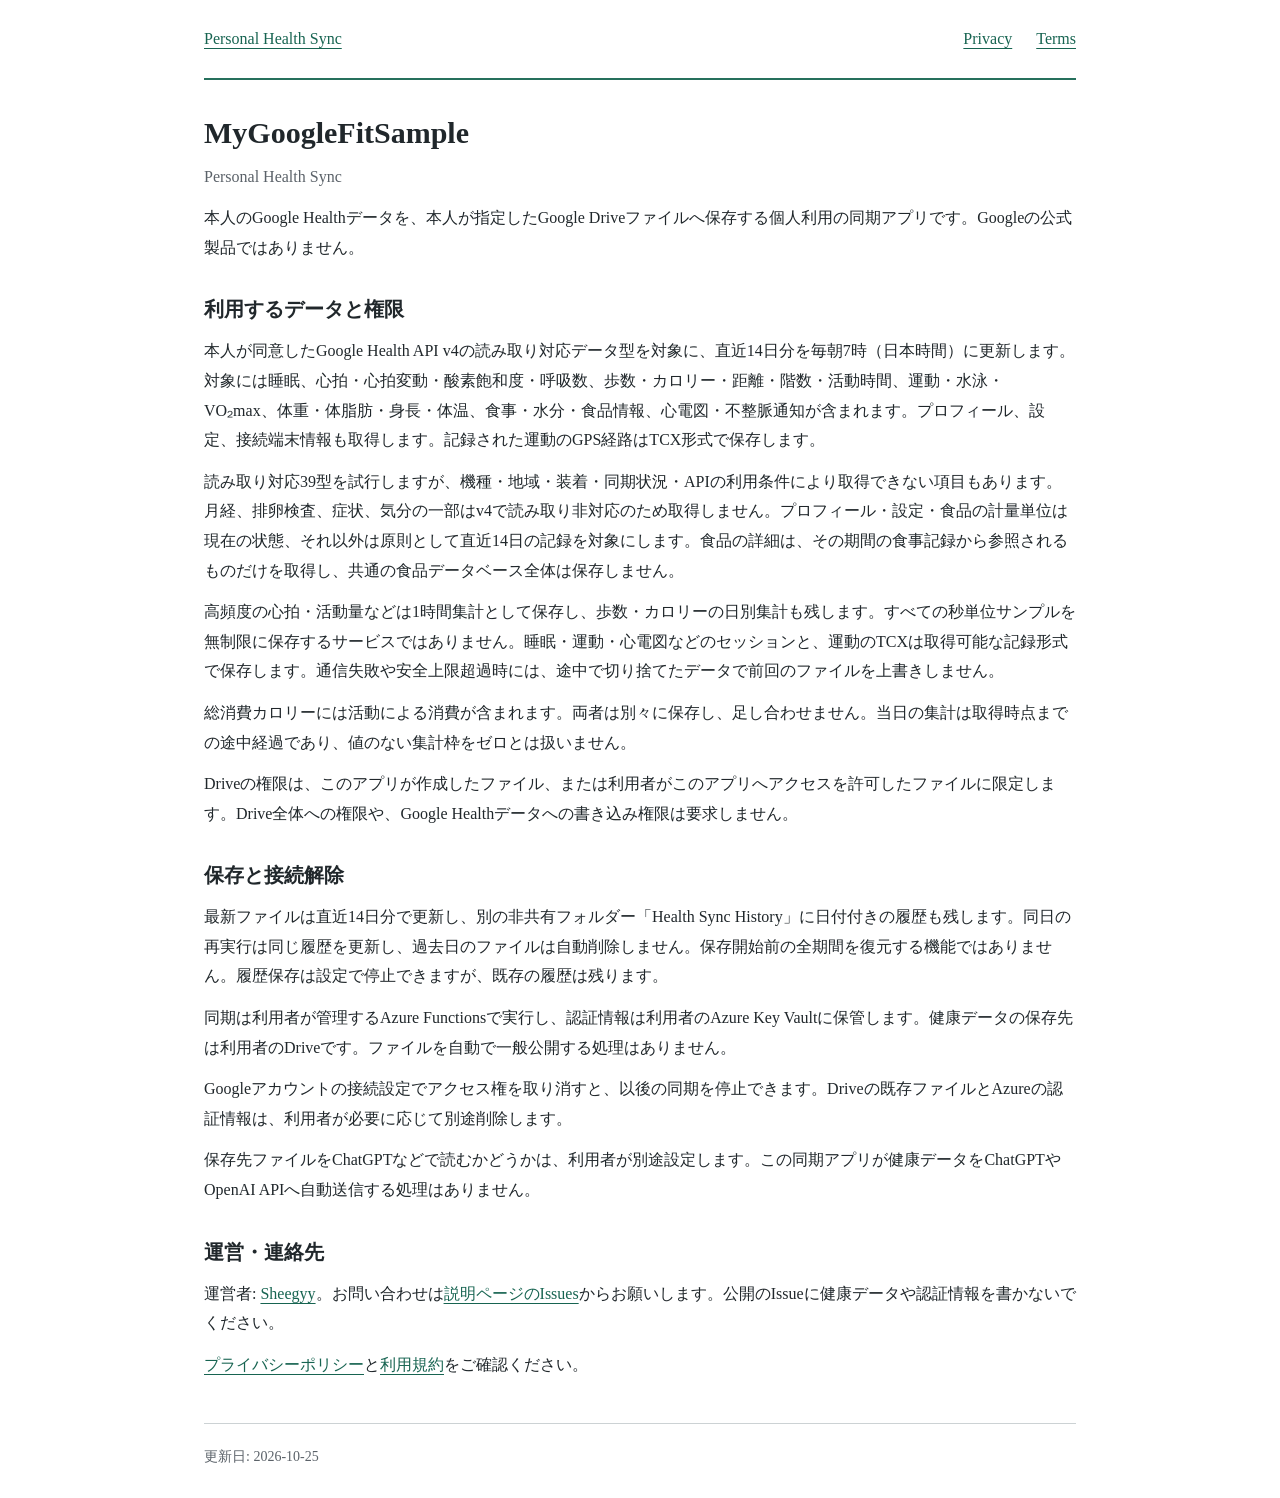
<file: index.html>
<!DOCTYPE html>
<html lang="ja">
<head>
  <meta charset="utf-8" />
  <meta name="viewport" content="width=device-width, initial-scale=1" />
  <title>MyGoogleFitSample | Personal Health Sync</title>
  <link rel="stylesheet" href="site.css" />
</head>
<body>
  <header><a href="index.html">Personal Health Sync</a><nav><a href="privacy.html">Privacy</a><a href="terms.html">Terms</a></nav></header>
  <main>
    <h1>MyGoogleFitSample</h1>
    <p class="subtitle">Personal Health Sync</p>
    <p>本人のGoogle Healthデータを、本人が指定したGoogle Driveファイルへ保存する個人利用の同期アプリです。Googleの公式製品ではありません。</p>
    <h2>利用するデータと権限</h2>
    <p>本人が同意したGoogle Health API v4の読み取り対応データ型を対象に、直近14日分を毎朝7時（日本時間）に更新します。対象には睡眠、心拍・心拍変動・酸素飽和度・呼吸数、歩数・カロリー・距離・階数・活動時間、運動・水泳・VO₂max、体重・体脂肪・身長・体温、食事・水分・食品情報、心電図・不整脈通知が含まれます。プロフィール、設定、接続端末情報も取得します。記録された運動のGPS経路はTCX形式で保存します。</p>
    <p>読み取り対応39型を試行しますが、機種・地域・装着・同期状況・APIの利用条件により取得できない項目もあります。月経、排卵検査、症状、気分の一部はv4で読み取り非対応のため取得しません。プロフィール・設定・食品の計量単位は現在の状態、それ以外は原則として直近14日の記録を対象にします。食品の詳細は、その期間の食事記録から参照されるものだけを取得し、共通の食品データベース全体は保存しません。</p>
    <p>高頻度の心拍・活動量などは1時間集計として保存し、歩数・カロリーの日別集計も残します。すべての秒単位サンプルを無制限に保存するサービスではありません。睡眠・運動・心電図などのセッションと、運動のTCXは取得可能な記録形式で保存します。通信失敗や安全上限超過時には、途中で切り捨てたデータで前回のファイルを上書きしません。</p>
    <p>総消費カロリーには活動による消費が含まれます。両者は別々に保存し、足し合わせません。当日の集計は取得時点までの途中経過であり、値のない集計枠をゼロとは扱いません。</p>
    <p>Driveの権限は、このアプリが作成したファイル、または利用者がこのアプリへアクセスを許可したファイルに限定します。Drive全体への権限や、Google Healthデータへの書き込み権限は要求しません。</p>
    <h2>保存と接続解除</h2>
    <p> 最新ファイルは直近14日分で更新し、別の非共有フォルダー「Health Sync History」に日付付きの履歴も残します。同日の再実行は同じ履歴を更新し、過去日のファイルは自動削除しません。保存開始前の全期間を復元する機能ではありません。履歴保存は設定で停止できますが、既存の履歴は残ります。 </p>
    <p>同期は利用者が管理するAzure Functionsで実行し、認証情報は利用者のAzure Key Vaultに保管します。健康データの保存先は利用者のDriveです。ファイルを自動で一般公開する処理はありません。</p>
    <p>Googleアカウントの接続設定でアクセス権を取り消すと、以後の同期を停止できます。Driveの既存ファイルとAzureの認証情報は、利用者が必要に応じて別途削除します。</p>
    <p>保存先ファイルをChatGPTなどで読むかどうかは、利用者が別途設定します。この同期アプリが健康データをChatGPTやOpenAI APIへ自動送信する処理はありません。</p>
    <h2>運営・連絡先</h2>
    <p>運営者: <a href="https://github.com/Sheegyy">Sheegyy</a>。お問い合わせは<a href="https://github.com/Sheegyy/health-sync-info/issues">説明ページのIssues</a>からお願いします。公開のIssueに健康データや認証情報を書かないでください。</p>
    <p><a href="privacy.html">プライバシーポリシー</a>と<a href="terms.html">利用規約</a>をご確認ください。</p>
  </main>
  <footer>更新日: 2026-10-25</footer>
</body>
</html>
</file>
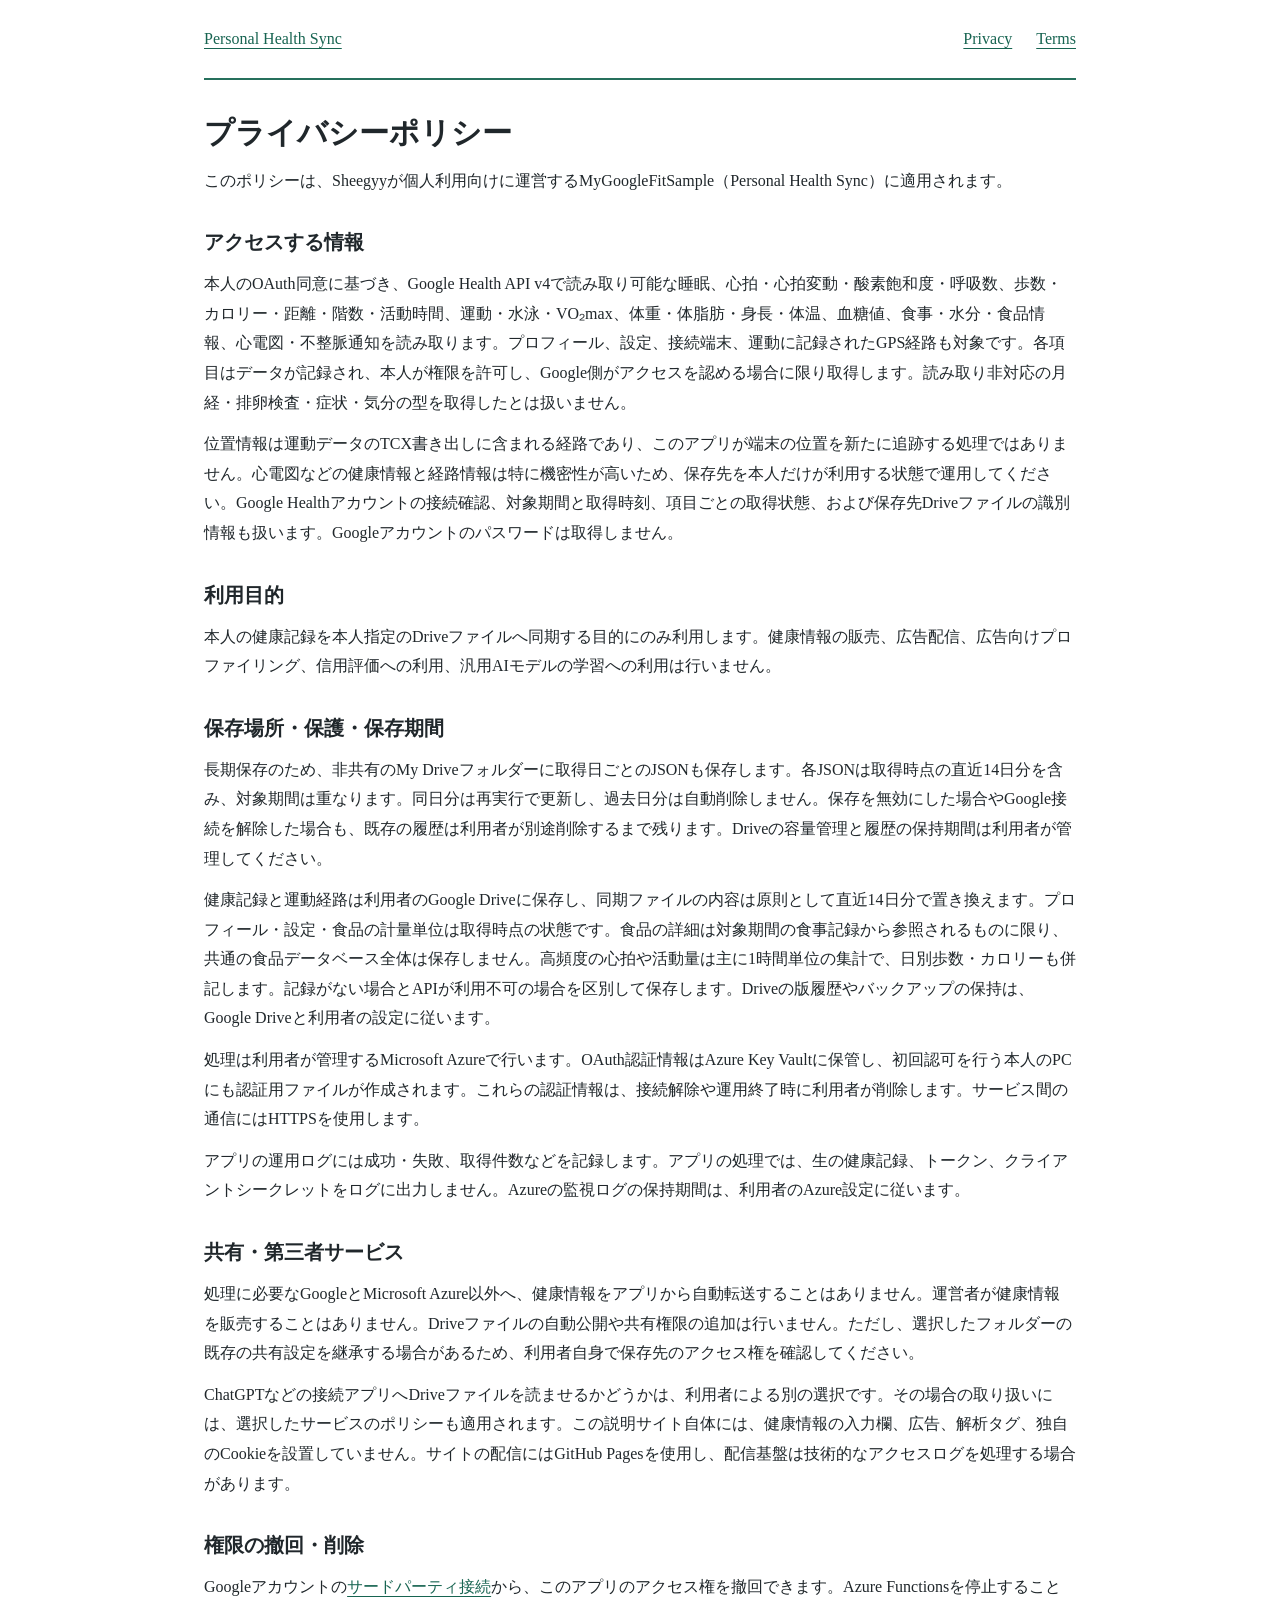
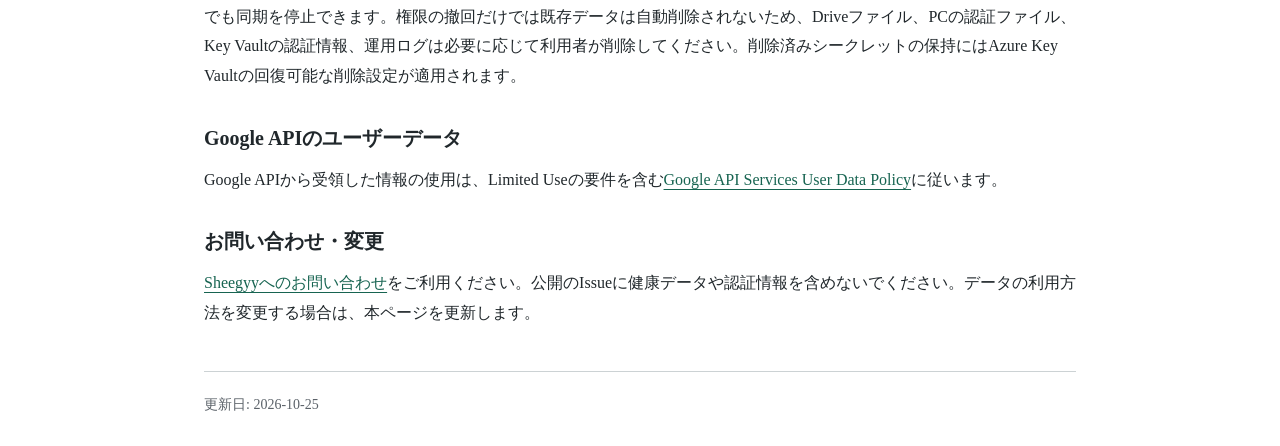
<file: privacy.html>
<!DOCTYPE html>
<html lang="ja">
<head>
  <meta charset="utf-8" />
  <meta name="viewport" content="width=device-width, initial-scale=1" />
  <title>プライバシーポリシー | MyGoogleFitSample</title>
  <link rel="stylesheet" href="site.css" />
</head>
<body>
  <header><a href="index.html">Personal Health Sync</a><nav><a href="privacy.html">Privacy</a><a href="terms.html">Terms</a></nav></header>
  <main>
    <h1>プライバシーポリシー</h1>
    <p>このポリシーは、Sheegyyが個人利用向けに運営するMyGoogleFitSample（Personal Health Sync）に適用されます。</p>
    <h2>アクセスする情報</h2>
    <p>本人のOAuth同意に基づき、Google Health API v4で読み取り可能な睡眠、心拍・心拍変動・酸素飽和度・呼吸数、歩数・カロリー・距離・階数・活動時間、運動・水泳・VO₂max、体重・体脂肪・身長・体温、血糖値、食事・水分・食品情報、心電図・不整脈通知を読み取ります。プロフィール、設定、接続端末、運動に記録されたGPS経路も対象です。各項目はデータが記録され、本人が権限を許可し、Google側がアクセスを認める場合に限り取得します。読み取り非対応の月経・排卵検査・症状・気分の型を取得したとは扱いません。</p>
    <p>位置情報は運動データのTCX書き出しに含まれる経路であり、このアプリが端末の位置を新たに追跡する処理ではありません。心電図などの健康情報と経路情報は特に機密性が高いため、保存先を本人だけが利用する状態で運用してください。Google Healthアカウントの接続確認、対象期間と取得時刻、項目ごとの取得状態、および保存先Driveファイルの識別情報も扱います。Googleアカウントのパスワードは取得しません。</p>
    <h2>利用目的</h2>
    <p>本人の健康記録を本人指定のDriveファイルへ同期する目的にのみ利用します。健康情報の販売、広告配信、広告向けプロファイリング、信用評価への利用、汎用AIモデルの学習への利用は行いません。</p>
    <h2>保存場所・保護・保存期間</h2>
    <p> 長期保存のため、非共有のMy Driveフォルダーに取得日ごとのJSONも保存します。各JSONは取得時点の直近14日分を含み、対象期間は重なります。同日分は再実行で更新し、過去日分は自動削除しません。保存を無効にした場合やGoogle接続を解除した場合も、既存の履歴は利用者が別途削除するまで残ります。Driveの容量管理と履歴の保持期間は利用者が管理してください。 </p>
    <p>健康記録と運動経路は利用者のGoogle Driveに保存し、同期ファイルの内容は原則として直近14日分で置き換えます。プロフィール・設定・食品の計量単位は取得時点の状態です。食品の詳細は対象期間の食事記録から参照されるものに限り、共通の食品データベース全体は保存しません。高頻度の心拍や活動量は主に1時間単位の集計で、日別歩数・カロリーも併記します。記録がない場合とAPIが利用不可の場合を区別して保存します。Driveの版履歴やバックアップの保持は、Google Driveと利用者の設定に従います。</p>
    <p>処理は利用者が管理するMicrosoft Azureで行います。OAuth認証情報はAzure Key Vaultに保管し、初回認可を行う本人のPCにも認証用ファイルが作成されます。これらの認証情報は、接続解除や運用終了時に利用者が削除します。サービス間の通信にはHTTPSを使用します。</p>
    <p>アプリの運用ログには成功・失敗、取得件数などを記録します。アプリの処理では、生の健康記録、トークン、クライアントシークレットをログに出力しません。Azureの監視ログの保持期間は、利用者のAzure設定に従います。</p>
    <h2>共有・第三者サービス</h2>
    <p>処理に必要なGoogleとMicrosoft Azure以外へ、健康情報をアプリから自動転送することはありません。運営者が健康情報を販売することはありません。Driveファイルの自動公開や共有権限の追加は行いません。ただし、選択したフォルダーの既存の共有設定を継承する場合があるため、利用者自身で保存先のアクセス権を確認してください。</p>
    <p>ChatGPTなどの接続アプリへDriveファイルを読ませるかどうかは、利用者による別の選択です。その場合の取り扱いには、選択したサービスのポリシーも適用されます。この説明サイト自体には、健康情報の入力欄、広告、解析タグ、独自のCookieを設置していません。サイトの配信にはGitHub Pagesを使用し、配信基盤は技術的なアクセスログを処理する場合があります。</p>
    <h2>権限の撤回・削除</h2>
    <p>Googleアカウントの<a href="https://myaccount.google.com/connections">サードパーティ接続</a>から、このアプリのアクセス権を撤回できます。Azure Functionsを停止することでも同期を停止できます。権限の撤回だけでは既存データは自動削除されないため、Driveファイル、PCの認証ファイル、Key Vaultの認証情報、運用ログは必要に応じて利用者が削除してください。削除済みシークレットの保持にはAzure Key Vaultの回復可能な削除設定が適用されます。</p>
    <h2>Google APIのユーザーデータ</h2>
    <p>Google APIから受領した情報の使用は、Limited Useの要件を含む<a href="https://developers.google.com/terms/api-services-user-data-policy">Google API Services User Data Policy</a>に従います。</p>
    <h2>お問い合わせ・変更</h2>
    <p><a href="https://github.com/Sheegyy/health-sync-info/issues">Sheegyyへのお問い合わせ</a>をご利用ください。公開のIssueに健康データや認証情報を含めないでください。データの利用方法を変更する場合は、本ページを更新します。</p>
  </main>
  <footer>更新日: 2026-10-25</footer>
</body>
</html>
</file>
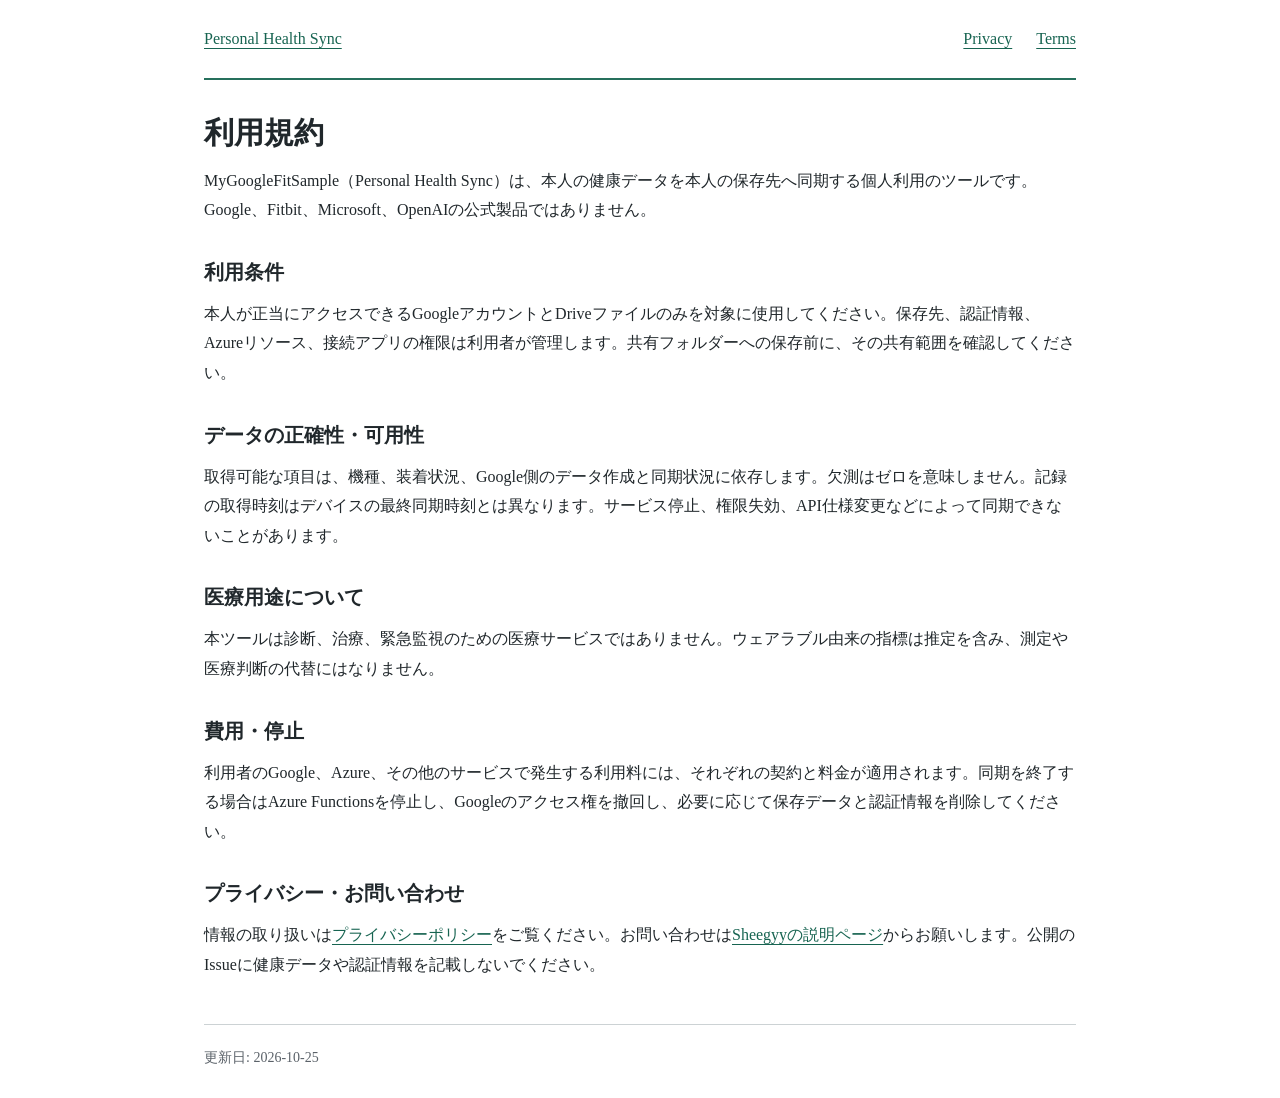
<file: terms.html>
<!DOCTYPE html>
<html lang="ja">
<head>
  <meta charset="utf-8" />
  <meta name="viewport" content="width=device-width, initial-scale=1" />
  <title>利用規約 | MyGoogleFitSample</title>
  <link rel="stylesheet" href="site.css" />
</head>
<body>
  <header><a href="index.html">Personal Health Sync</a><nav><a href="privacy.html">Privacy</a><a href="terms.html">Terms</a></nav></header>
  <main>
    <h1>利用規約</h1>
    <p>MyGoogleFitSample（Personal Health Sync）は、本人の健康データを本人の保存先へ同期する個人利用のツールです。Google、Fitbit、Microsoft、OpenAIの公式製品ではありません。</p>
    <h2>利用条件</h2>
    <p>本人が正当にアクセスできるGoogleアカウントとDriveファイルのみを対象に使用してください。保存先、認証情報、Azureリソース、接続アプリの権限は利用者が管理します。共有フォルダーへの保存前に、その共有範囲を確認してください。</p>
    <h2>データの正確性・可用性</h2>
    <p>取得可能な項目は、機種、装着状況、Google側のデータ作成と同期状況に依存します。欠測はゼロを意味しません。記録の取得時刻はデバイスの最終同期時刻とは異なります。サービス停止、権限失効、API仕様変更などによって同期できないことがあります。</p>
    <h2>医療用途について</h2>
    <p>本ツールは診断、治療、緊急監視のための医療サービスではありません。ウェアラブル由来の指標は推定を含み、測定や医療判断の代替にはなりません。</p>
    <h2>費用・停止</h2>
    <p>利用者のGoogle、Azure、その他のサービスで発生する利用料には、それぞれの契約と料金が適用されます。同期を終了する場合はAzure Functionsを停止し、Googleのアクセス権を撤回し、必要に応じて保存データと認証情報を削除してください。</p>
    <h2>プライバシー・お問い合わせ</h2>
    <p>情報の取り扱いは<a href="privacy.html">プライバシーポリシー</a>をご覧ください。お問い合わせは<a href="https://github.com/Sheegyy/health-sync-info/issues">Sheegyyの説明ページ</a>からお願いします。公開のIssueに健康データや認証情報を記載しないでください。</p>
  </main>
  <footer>更新日: 2026-10-25</footer>
</body>
</html>
</file>
<file: site.css>
:root { color-scheme: light; font-family: Georgia, "Yu Mincho", serif; color: #20272b; background: #ffffff; letter-spacing: 0; }
* { box-sizing: border-box; }
body { max-width: 920px; margin: 0 auto; padding: 0 24px; font-size: 16px; line-height: 1.85; overflow-wrap: anywhere; }
header { display: flex; flex-wrap: wrap; justify-content: space-between; gap: 12px 28px; align-items: center; padding: 24px 0; border-bottom: 2px solid #26705c; }
nav { display: flex; gap: 24px; }
a { color: #176451; text-underline-offset: 4px; }
a:focus-visible { outline: 2px solid #a44232; outline-offset: 4px; }
main { padding: 32px 0; }
h1 { font-size: 30px; line-height: 1.4; margin: 0 0 8px; }
h2 { font-size: 20px; line-height: 1.5; margin: 32px 0 8px; }
p { margin: 12px 0; }
.subtitle { color: #5b6269; margin-top: 0; }
footer { padding: 20px 0 28px; border-top: 1px solid #ccd2d4; color: #5b6269; font-size: 14px; }
@media (max-width: 520px) { body { padding: 0 18px; } h1 { font-size: 25px; } header { padding: 18px 0; } }
</file>
